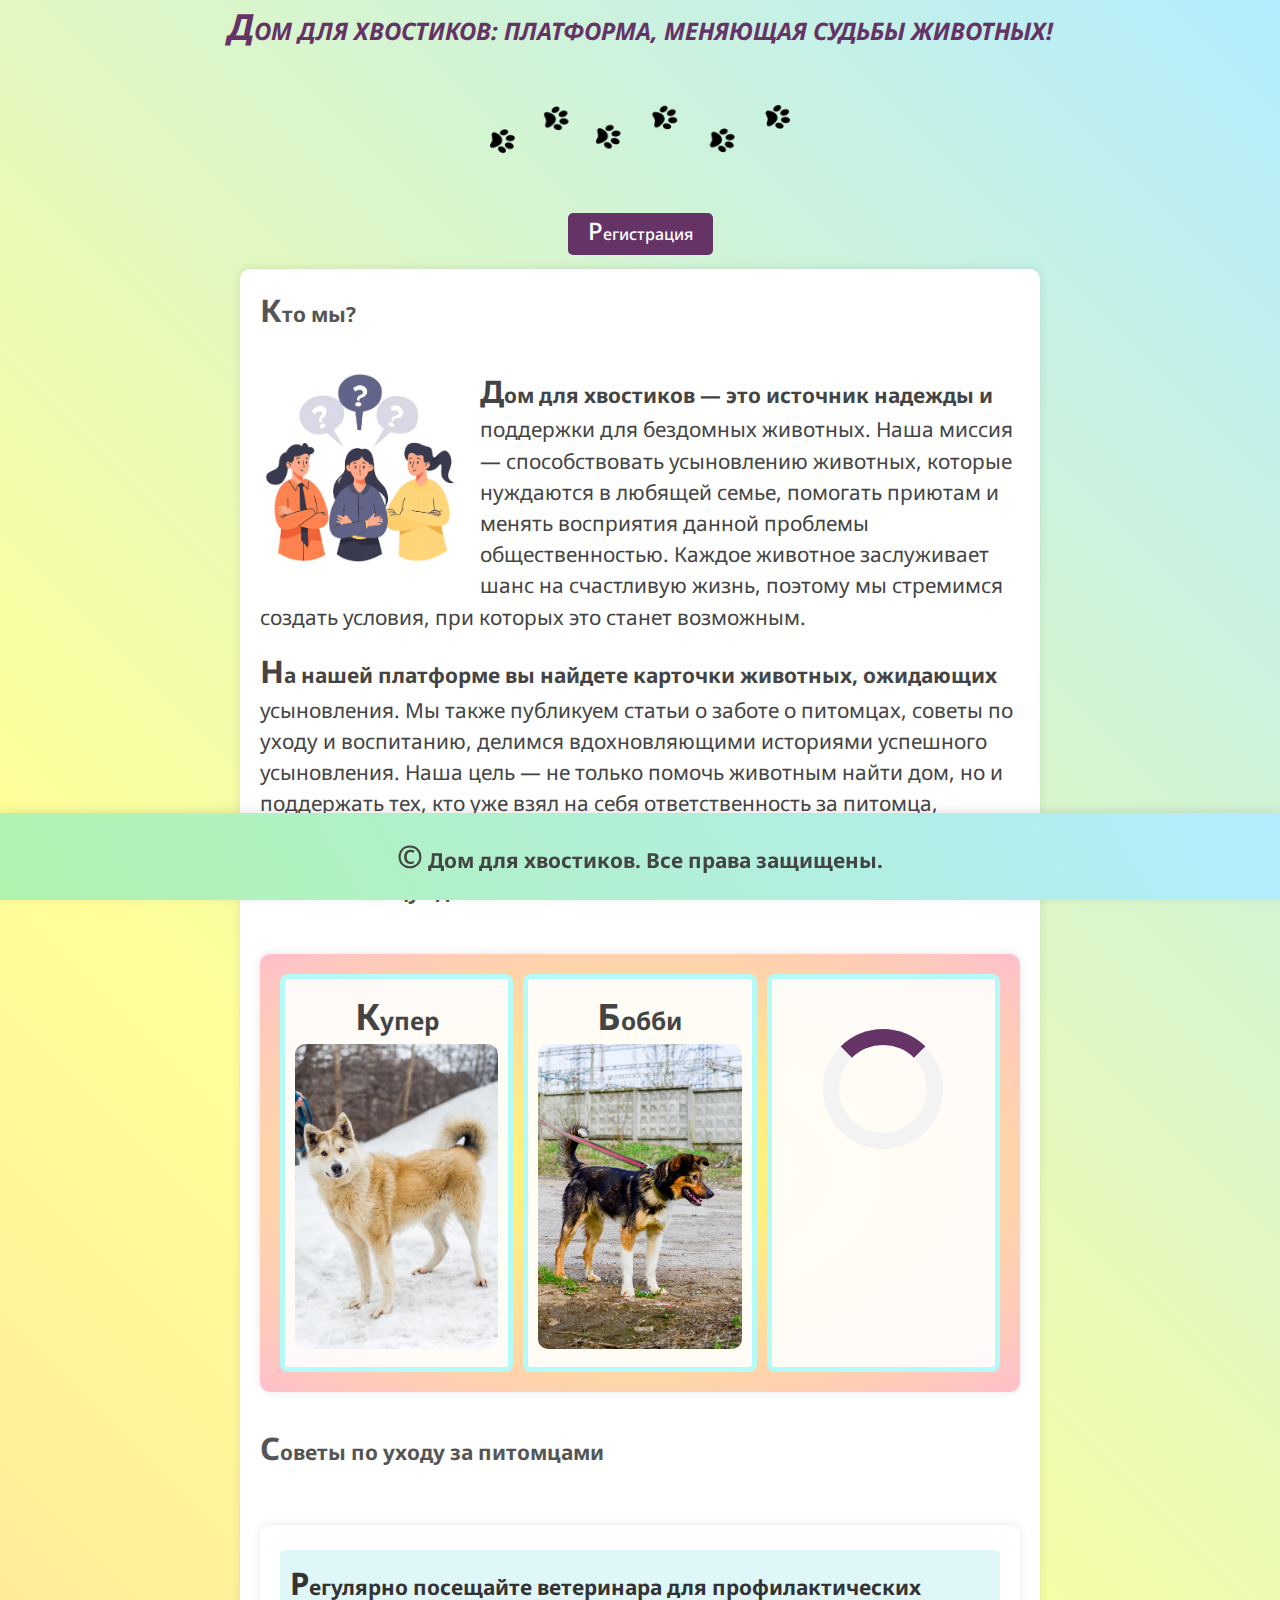
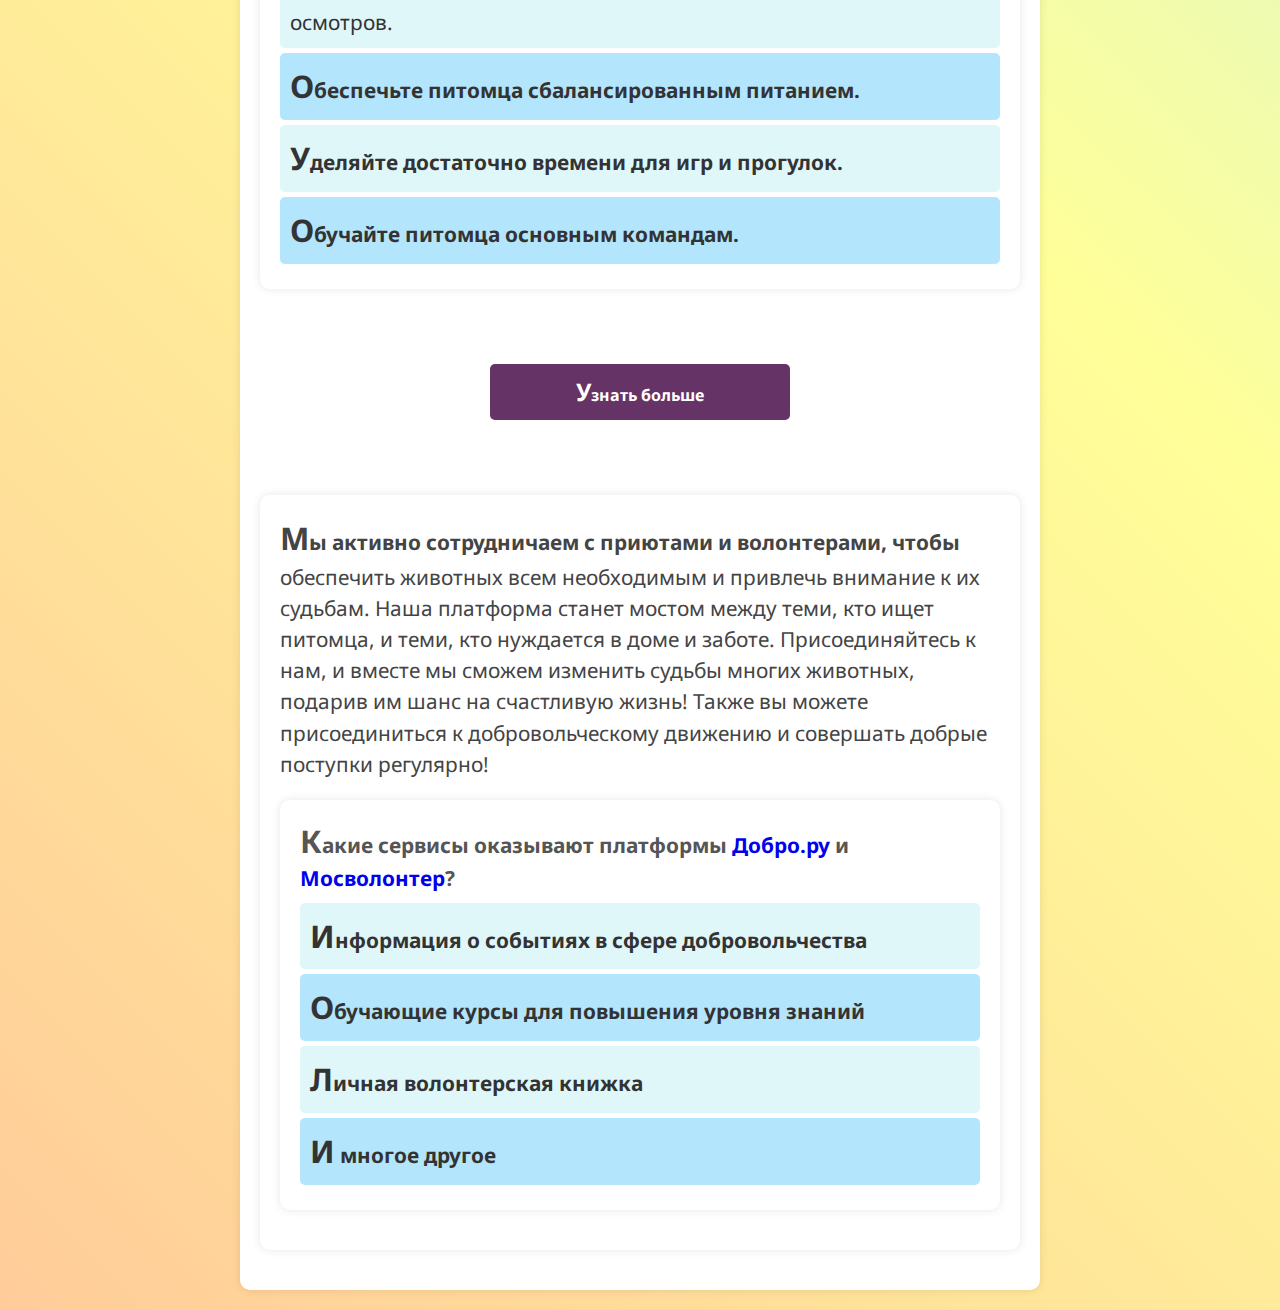
<file: index.html>
<!DOCTYPE html>
<html lang="ru">
<head>
    <meta charset="utf-8">
    <title>Дом для хвостиков</title>
    <link rel="stylesheet" href="styles.css">
</head>
<body>
    <header>
        <h1>Дом для хвостиков: Платформа, меняющая судьбы животных!<br><img src="добро.png" alt="logo"></h1>
        <nav>
            <ul>
                <li><a href="form.html" class="button-link">Регистрация</a></li>
            </ul>
        </nav>
    </header>
    <section class="content-section">
        <h2>Кто мы?</h2>
        <p>
            <img src="кто.png" alt="кто" class="float-image">
            Дом для хвостиков — это источник надежды и поддержки для бездомных животных. Наша миссия — способствовать усыновлению животных, которые нуждаются в любящей семье, помогать приютам и менять восприятия данной проблемы общественностью. Каждое животное заслуживает шанс на счастливую жизнь, поэтому мы стремимся создать условия, при которых это станет возможным.
        </p>
        <p>
            На нашей платформе вы найдете карточки животных, ожидающих усыновления. Мы также публикуем статьи о заботе о питомцах, советы по уходу и воспитанию, делимся вдохновляющими историями успешного усыновления. Наша цель — не только помочь животным найти дом, но и поддержать тех, кто уже взял на себя ответственность за питомца, предоставляя полезную информацию и ресурсы.
        </p>
        <h2>Хвостики ищут дом:</h2>
        <div class="dog-profiles">
            <div class="dog-profile">
                <h3>Купер</h3>
                <img src="купер.jpg" alt="Купер">
            </div>
            <div class="dog-profile">
                <h3>Бобби</h3>
                <img src="бобби.jpg" alt="Бобби">
            </div>
            <div class="dog-profile loading">
                <div class="loader-container">
                    <div class="loader"></div>
                </div>
                <div class="loader-content">
                    <p>Информация о новом питомце скоро будет доступна...</p>
                </div>
            </div>
        </div>
        <h2>Советы по уходу за питомцами</h2>
        <div class="tips-section">
            <ul>
                <li>Регулярно посещайте ветеринара для профилактических осмотров.</li>
                <li>Обеспечьте питомца сбалансированным питанием.</li>
                <li>Уделяйте достаточно времени для игр и прогулок.</li>
                <li>Обучайте питомца основным командам.</li>
            </ul>
        </div>
        <div class="news-button">
            <a href="https://www.mos.ru/news/item/90717073/?ysclid=m4zxsjog5i309529429" target="_blank">Узнать больше</a>
        </div>
        <div class="cooperation-section">
            <p>
                Мы активно сотрудничаем с приютами и волонтерами, чтобы обеспечить животных всем необходимым и привлечь внимание к их судьбам. Наша платформа станет мостом между теми, кто ищет питомца, и теми, кто нуждается в доме и заботе. Присоединяйтесь к нам, и вместе мы сможем изменить судьбы многих животных, подарив им шанс на счастливую жизнь! Также вы можете присоединиться к добровольческому движению и совершать добрые поступки регулярно!
            </p>
            <div class="services-list">
                <h2>Какие сервисы оказывают платформы <a href="https://dobro.ru/">Добро.ру</a> и <a href="https://mosvolonter.ru/">Мосволонтер</a>?</h2>
                <ul>
                    <li>Информация о событиях в сфере добровольчества</li>
                    <li>Обучающие курсы для повышения уровня знаний</li>
                    <li>Личная волонтерская книжка</li>
                    <li>И многое другое</li>
                </ul>
            </div>
        </div>
    </section>
    <footer>
        <p>&copy; Дом для хвостиков. Все права защищены.</p>
    </footer>
    <script>
        // Анимация загрузки
        setTimeout(function() {
            document.querySelector('.dog-profile.loading').classList.add('loaded');
        }, 3000); // 3 секунды
    </script>
</body>
</html>
</file>
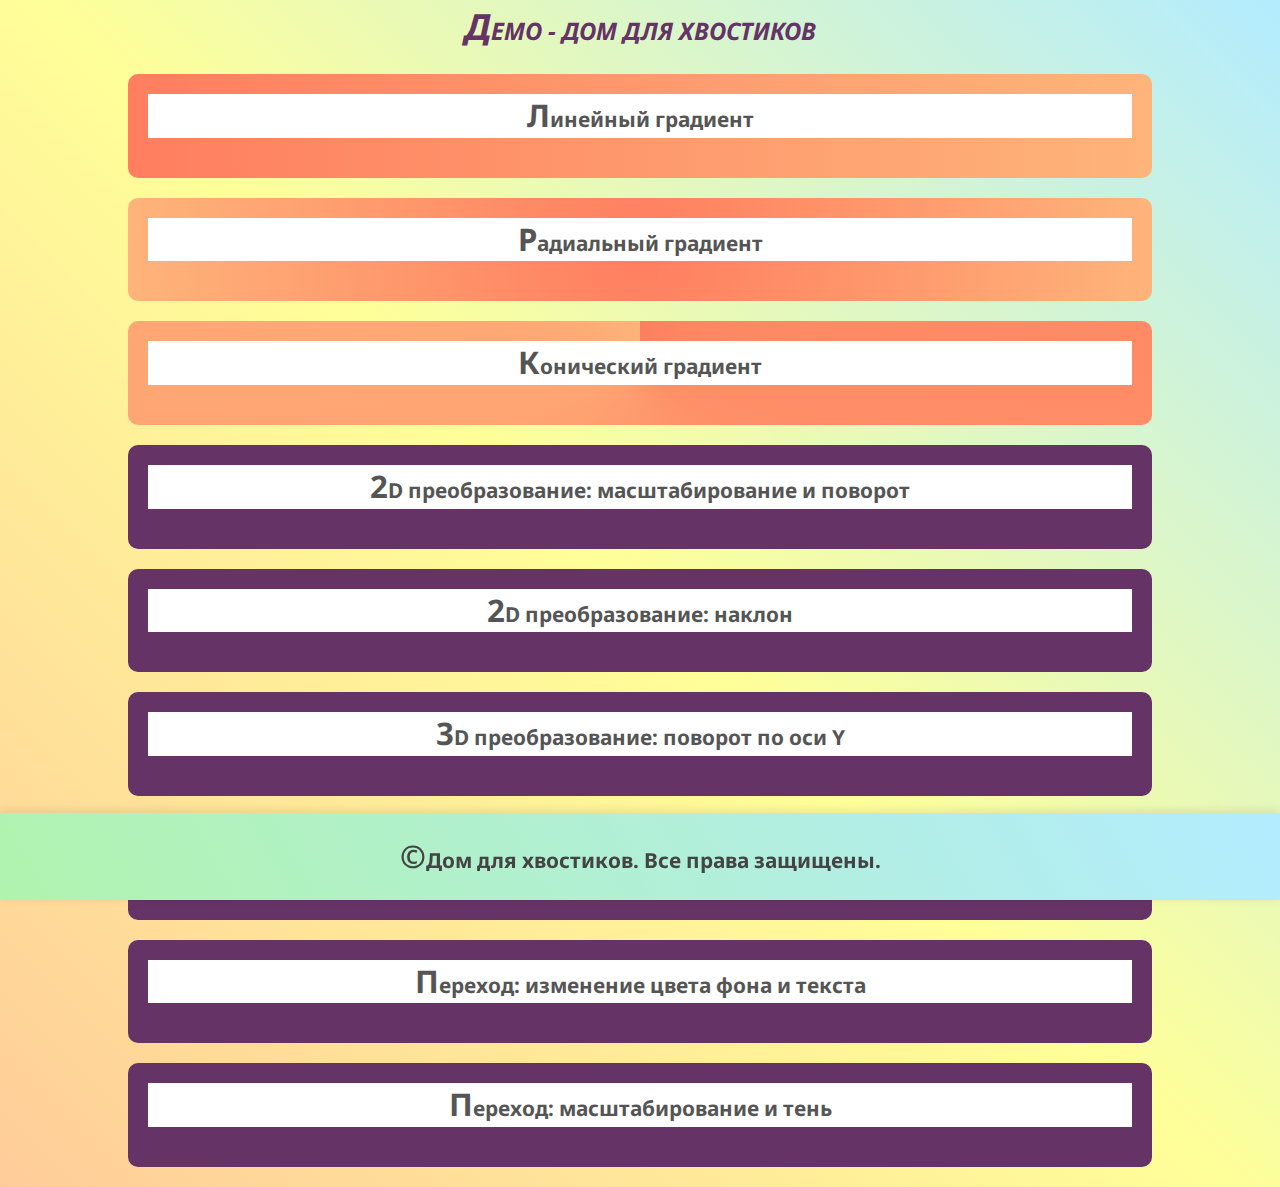
<file: demo.html>
<!DOCTYPE html>
<html lang="ru">
<head>
    <meta charset="utf-8">
    <title>Демо - Дом для хвостиков</title>
    <link rel="stylesheet" href="styles.css">
    <style>
        .linear-gradient {
            background: linear-gradient(to right, #ff7e5f, #feb47b); /* Линейный градиент */
            padding: 20px;
            border-radius: 10px;
            color: white;
            text-align: center;
            margin: 20px 0;
        }

        .radial-gradient {
            background: radial-gradient(circle, #ff7e5f, #feb47b); /* Радиальный градиент */
            padding: 20px;
            border-radius: 10px;
            color: white;
            text-align: center;
            margin: 20px 0;
        }

        .conic-gradient {
            background: conic-gradient(#ff7e5f, #feb47b); /* Конический градиент */
            padding: 20px;
            border-radius: 10px;
            color: white;
            text-align: center;
            margin: 20px 0;
        }

        .transform-2d-1 {
            background-color: #663366;
            color: white;
            padding: 20px;
            border-radius: 10px;
            text-align: center;
            margin: 20px 0;
            transition: transform 0.3s ease; /* Плавное изменение преобразования */
        }

        .transform-2d-1:hover {
            transform: scale(1.1) rotate(10deg); /* Увеличение и поворот */
        }

        .transform-2d-2 {
            background-color: #663366;
            color: white;
            padding: 20px;
            border-radius: 10px;
            text-align: center;
            margin: 20px 0;
            transition: transform 0.3s ease; /* Плавное изменение преобразования */
        }

        .transform-2d-2:hover {
            transform: skew(10deg, 10deg); /* Наклон */
        }

        .transform-3d-1 {
            background-color: #663366;
            color: white;
            padding: 20px;
            border-radius: 10px;
            text-align: center;
            margin: 20px 0;
            transition: transform 0.3s ease; /* Плавное изменение преобразования */
            perspective: 1000px; /* Перспектива */
        }

        .transform-3d-1:hover {
            transform: rotateY(45deg); /* 3D поворот */
        }

        .transform-3d-2 {
            background-color: #663366;
            color: white;
            padding: 20px;
            border-radius: 10px;
            text-align: center;
            margin: 20px 0;
            transition: transform 0.3s ease; /* Плавное изменение преобразования */
            perspective: 1000px; /* Перспектива */
        }

        .transform-3d-2:hover {
            transform: rotateX(45deg); /* 3D поворот */
        }

        .transition-1 {
            background-color: #663366;
            color: white;
            padding: 20px;
            border-radius: 10px;
            text-align: center;
            margin: 20px 0;
            transition: background-color 0.3s ease, color 0.3s ease; /* Плавное изменение фона и цвета текста */
        }

        .transition-1:hover {
            background-color: #996699; /* Изменение цвета фона */
            color: #ffffff; /* Изменение цвета текста */
        }

        .transition-2 {
            background-color: #663366;
            color: white;
            padding: 20px;
            border-radius: 10px;
            text-align: center;
            margin: 20px 0;
            transition: transform 0.3s ease, box-shadow 0.3s ease; /* Плавное изменение преобразования и тени */
        }

        .transition-2:hover {
            transform: scale(1.1); /* Увеличение */
            box-shadow: 0 10px 20px rgba(0, 0, 0, 0.3); /* Тень */
        }
    </style>
</head>
<body>
    <header>
        <h1>Демо - Дом для хвостиков</h1>
    </header>
    <main>
        <section class="linear-gradient">
            <h2>Линейный градиент</h2>
        </section>
        <section class="radial-gradient">
            <h2>Радиальный градиент</h2>
        </section>
        <section class="conic-gradient">
            <h2>Конический градиент</h2>
        </section>
        <section class="transform-2d-1">
            <h2>2D преобразование: масштабирование и поворот</h2>
        </section>
        <section class="transform-2d-2">
            <h2>2D преобразование: наклон</h2>
        </section>
        <section class="transform-3d-1">
            <h2>3D преобразование: поворот по оси Y</h2>
        </section>
        <section class="transform-3d-2">
            <h2>3D преобразование: поворот по оси X</h2>
        </section>
        <section class="transition-1">
            <h2>Переход: изменение цвета фона и текста</h2>
        </section>
        <section class="transition-2">
            <h2>Переход: масштабирование и тень</h2>
        </section>
    </main>
    <footer>
        <p>&copy;Дом для хвостиков. Все права защищены.</p>
    </footer>
</body>
</html>
</file>
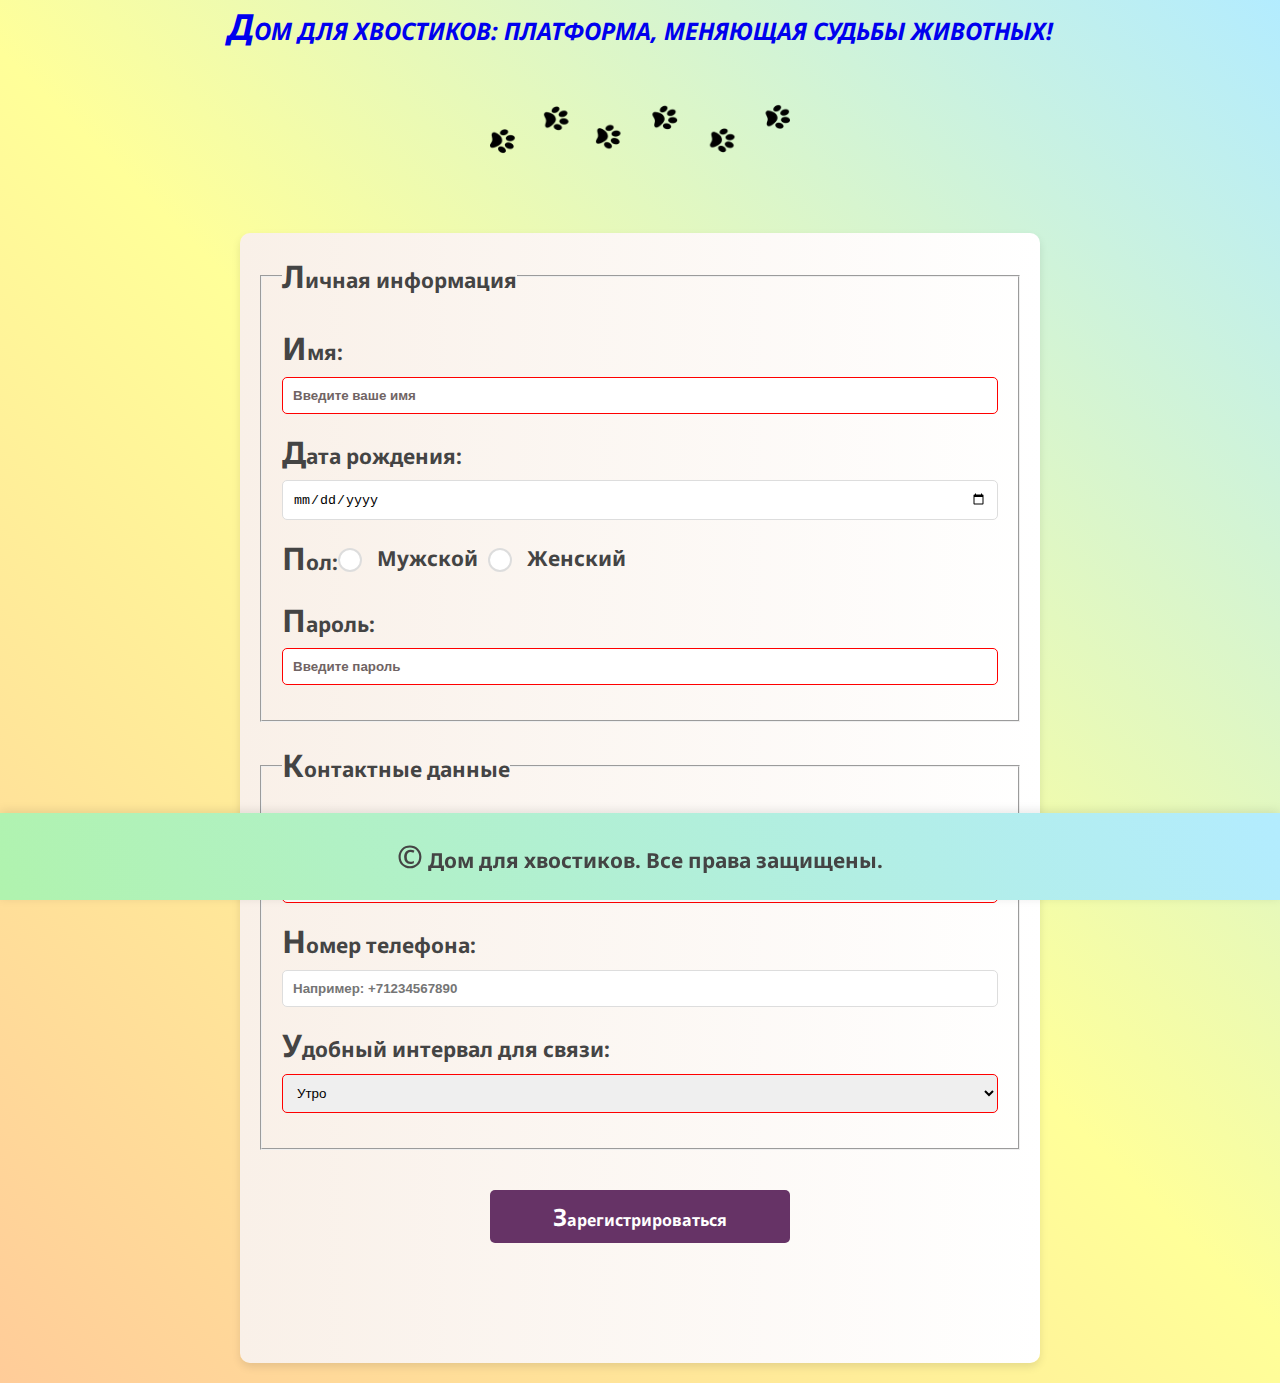
<file: form.html>
<!DOCTYPE html>
<html lang="ru">
<head>
    <meta charset="utf-8">
    <title>Регистрация - Дом для хвостиков</title>
    <link rel="stylesheet" href="styles.css">
</head>
<body>
    <header>
        <h1><a href="index.html">Дом для хвостиков: Платформа, меняющая судьбы животных!</a><br><img src="добро.png" alt="logo"></h1>
    </header>
    <main>
        <form action="submit_form.php" method="POST">
            <fieldset>
                <legend>Личная информация</legend>
                <label for="name">Имя:</label>
                <input type="text" id="name" name="name" placeholder="Введите ваше имя" required>

                <label for="birthdate">Дата рождения:</label>
                <input type="date" id="birthdate" name="birthdate">

                <div class="gender-radio">
                    <legend>Пол:</legend>
                    <input type="radio" id="male" name="gender" value="male">
                    <label for="male">
                        Мужской
                    </label>
                    <input type="radio" id="female" name="gender" value="female">
                    <label for="female">
                        Женский
                    </label>
                </div>

                <label for="password">Пароль:</label>
                <input type="password" id="password" name="password" placeholder="Введите пароль" required>
            </fieldset>

            <fieldset>
                <legend>Контактные данные</legend>
                <label for="email">Email:</label>
                <input type="email" id="email" name="email" placeholder="example@example.com" required>

                <label for="phone">Номер телефона:</label>
                <input type="tel" id="phone" name="phone" placeholder="Например: +71234567890">

                <label for="contact_time">Удобный интервал для связи:</label>
                <select id="contact_time" name="contact_time" required>
                    <option value="morning">Утро</option>
                    <option value="afternoon">День</option>
                    <option value="evening">Вечер</option>
                    <option value="night">Ночь</option>
                </select>
            </fieldset>

            <button type="submit">
                <span>Зарегистрироваться</span>
            </button>
        </form>
    </main>
    <footer>
        <p>&copy; Дом для хвостиков. Все права защищены.</p>
    </footer>
</body>
</html>
</file>
<file: styles.css>
/* Подключение шрифта Google Fonts */
@import url('https://fonts.googleapis.com/css2?family=Noto+Sans:ital,wght@0,100..900;1,100..900&display=swap');

* {
    box-sizing: border-box; 
    margin: 0;
    padding: 0;
}

/* Убираем подчеркивание у всех ссылок */
a {
    text-decoration: none;
}

/* Обтекание изображения */
.float-image {
    float: left;
    margin-right: 20px;
    margin-bottom: 20px;
    max-width: 200px;
    height: 200px;
}

/* Основные стили для body */
body {
    background: linear-gradient(45deg, #ffcc99, #ffff99, #b3ecff);
    margin: 0 10%;
    font-family: 'Noto Sans', sans-serif;
    font-size: 130%;
    font-style: normal;
    font-weight: 400;
    line-height: 1.5;
    color: #444444;
    overflow-x: auto; /* Управление переполнением */
}

/* Стили для header */
header {
    text-align: center;
    margin-bottom: 20px;
}

header > h1 {
    font-family: 'Noto Sans', serif;
    font-size: 1.5rem;
    font-weight: 700; 
    text-transform: uppercase;
    font-style: italic;
    margin-top: 30px;
    color: #663366; 
    width: 100%; 
    max-width: 1000px; 
    margin: 0 auto; /* Центрирование */
    background-color: transparent; /* Прозрачный фон */
}

header > h1 > img {
    max-width: 300px; 
    width: 100%; 
    height: auto; 
}

/* Flexbox */
nav ul {
    list-style-type: none;
    padding: 0;
    display: flex; 
    justify-content: center;
}

nav ul li {
    margin: 0 10px;
}

nav ul li a.button-link {
    background-color: #663366;
    color: white;
    border: none;
    padding: 10px 20px;
    border-radius: 5px;
    font-family: 'Noto Sans', sans-serif;
    font-size: 16px;
    font-weight: 500;
    text-align: center;
    transition: background-color 0.3s ease, transform 0.3s ease; /* Плавное изменение фона и преобразования */
}

header > h1 + nav ul li a.button-link:hover {
    background-color: #996699;
    transform: scale(1.1);
}

header > h1 + nav ul li a.button-link:active {
    background-color: #800080;
}

/* Стили для h2 */
h2 {
    color: #555555;
    font-size: 1em;
    font-weight: 700;
    line-height: 1.4;
    margin-bottom: 20px; /* Отступ снизу */
    background-color: #ffffff;
    transition: background-color 0.3s ease;
}

h2:hover {
    background-color: #e0e0e0; 
}

/* Стили для кнопок */
button, .news-button a {
    background-color: #663366;
    color: white;
    border: none;
    padding: 10px 20px;
    border-radius: 5px;
    cursor: pointer;
    font-family: 'Noto Sans', sans-serif;
    font-size: 16px;
    font-weight: 500;
    display: block;
    margin: 20px auto 0;
    width: 300px;
    max-width: 500px;
    text-align: center;
    transition: background-color 0.3s ease, transform 0.3s ease;
}

button:hover, .news-button a:hover {
    background-color: #996699;
    transform: scale(1.1);
}

button:active, .news-button a:active {
    background-color: #800080;
}

/* Стили для секций */
.content-section, .dog-profiles, .tips-section, .cooperation-section, .services-list, form {
    padding: 20px;
    background-color: #ffffff;
    border-radius: 10px;
    box-shadow: 0 0 10px rgba(0, 0, 0, 0.1);
    margin: 20px auto;
    max-width: 800px;
    transition: box-shadow 0.3s ease; /* Плавное изменение тени */
}

.content-section:hover, .dog-profiles:hover, .tips-section:hover, .cooperation-section:hover, .services-list:hover, form:hover {
    box-shadow: 0 0 20px rgba(0, 0, 0, 0.2); 
}

/* Использование Grid для .content-section */
.content-section {
    display: grid; 
    grid-template-columns: 1fr; /* Одна колонка */
    gap: 15px; 
    align-items: center;
    justify-content: center; 
}

/* Использование Grid для .dog-profiles */
.dog-profiles {
    display: grid; /* Grid-контейнер */
    grid-template-columns: repeat(auto-fill, minmax(200px, 1fr)); /* Адаптивные колонки */
    gap: 10px;
    justify-content: space-around; /* Выравнивание по поперечной оси */
    margin-top: 10px;
    background: radial-gradient(#ffff66,#ffc0cb);
}

.dog-profile {
    background-color: rgba(255, 255, 255, 0.9);
    border: 5px solid rgba(172, 249, 246, 0.9);
    border-radius: 8px;
    padding: 10px;
    text-align: center;
}

.content-section > .dog-profile:hover {
    background-color: #e0e0e0;
    transform: scale(1.05);
}

.dog-profile > img:hover {
    transform: rotate(-3deg) scale(1.5);
}

.dog-profile img {
    max-width: 100%;
    height: auto;
    border-radius: 10px;
    object-fit: cover; /* Замещающий контент */
}

.tips-section ul, .services-list ul {
    list-style-type: none;
    padding: 0;
}

.tips-section li, .services-list li {
    background-color: #f0f8ff;
    margin: 5px 0;
    padding: 10px;
    border-radius: 5px;
    color: #333;
    transition: background-color 0.3s ease;
}

.tips-section > ul > li:hover, .services-list > ul > li:hover {
    background-color: #b3e5fc; /* Изменение цвета фона при наведении */
}

.news-button {
    margin-top: 20px;
    margin-bottom: 40px; /* Добавляем отступ снизу */
}

.cooperation-section p {
    margin-bottom: 20px;
}

.services-list h2 {
    margin-bottom: 10px;
}

/* Использование Flexbox для формы */
form {
    display: flex; /* Flex-контейнер */
    flex-direction: column; /* Вертикальное выравнивание */
    background: linear-gradient(to right, #f9f0e8, #ffffff); /* Линейный градиент */
    padding: 20px;
    border-radius: 10px;
    box-shadow: 0 4px 8px rgba(0, 0, 0, 0.1); /* Тень */
}

fieldset {
    margin-bottom: 20px;
    padding: 20px;
    width: 100%;
}

form > fieldset > legend {
    font-weight: bold;
    margin-bottom: 5px;
}

form > fieldset > label {
    display: block;
    margin-bottom: 5px;
    font-weight: bold;
}

form > fieldset > input, form > fieldset > select {
    width: 100%;
    padding: 10px;
    margin-bottom: 15px;
    border: 1px solid #ddd;
    border-radius: 5px;
    transition: border-color 0.3s ease, box-shadow 0.3s ease; /* Плавное изменение границы и тени */
}

form > fieldset > input:focus, form > fieldset > select:focus {
    border-color: #663366; /* Цвет границы при фокусе */
    box-shadow: 0 0 5px rgba(102, 51, 102, 0.5); /* Тень при фокусе */
    outline: none; /* Убираем стандартное выделение */
}

form > fieldset > input:required, form > fieldset > select:required {
    border-color: #ff0000; /* Цвет границы для обязательных полей */
}

form > fieldset > input:required::placeholder {
    color: #706464; /* Цвет подсказки для обязательных полей */
}

input[type="radio"]:checked + label, input[type="checkbox"]:checked + label {
    color: #663366; /* Цвет текста для отмеченных элементов */
    text-decoration: underline; 
}

ul li:nth-child(odd) {
    background-color: #e0f7fa; /* Цвет фона для нечетных элементов списка */
}

ul li:nth-child(even) {
    background-color: #b3e5fc; /* Цвет фона для четных элементов списка */
}

::selection {
    background-color: #20d3ca; /* Цвет фона для выделенного текста */
    color: #ffffff; /* Цвет текста для выделенного текста */
}

::first-letter {
    font-size: 1.5em;
}

::first-line {
    font-weight: bold; 
}

footer {
    text-align: center;
    padding: 20px;
    position: fixed;
    width: 100%; /* Ширина на всю страницу */
    bottom: 0;
    left: 0; /* Начинаем с левого края */
    background: linear-gradient(60deg,#b0f3ae, #b3ecff);
    box-shadow: 0 -2px 10px rgba(0, 0, 0, 0.1);
}

/* Анимация загрузки */
@keyframes loader {
    0% { transform: rotate(0deg); }
    100% { transform: rotate(360deg); }
}

.loader {
    border: 16px solid #f3f3f3;
    border-top: 16px solid #663366;
    border-radius: 50%;
    width: 120px;
    height: 120px;
    animation: loader 1.5s linear infinite;
    margin: 20px auto;
}

.loader-container {
    display: flex;
    justify-content: center;
    align-items: center;
    height: 200px;
}

.loader-content {
    display: none;
    text-align: center;
}

.dog-profile.loading .loader-container {
    display: flex;
}

.dog-profile.loading .loader-content {
    display: none;
}

.dog-profile.loaded .loader-container {
    display: none;
}

.dog-profile.loaded .loader-content {
    display: block;
}

/* Стилизация радиокнопок */
.gender-radio {
    display: flex; /* Flex-контейнер */
    align-items: center; /* Центрирование по вертикали */
    margin-bottom: 15px;
}

.gender-radio input[type="radio"] {
    display: none;
}

.gender-radio label {
    margin-right: 10px;
    position: relative;
    cursor: pointer;
}

.gender-radio label::before {
    content: '';
    display: inline-block;
    width: 20px;
    height: 20px;
    border: 2px solid #ddd;
    border-radius: 50%;
    background: #fff;
    margin-right: 10px;
    vertical-align: middle;
    transition: background 0.3s ease, border-color 0.3s ease;
}

.gender-radio input[type="radio"]:checked + label::before {
    background: #663366;
    border-color: #663366;
}

.gender-radio input[type="radio"]:checked {
    display: block;
}

button[type="submit"] {
    margin-bottom: 100px; /* Отступ снизу 100 пикселей */
}
</file>
